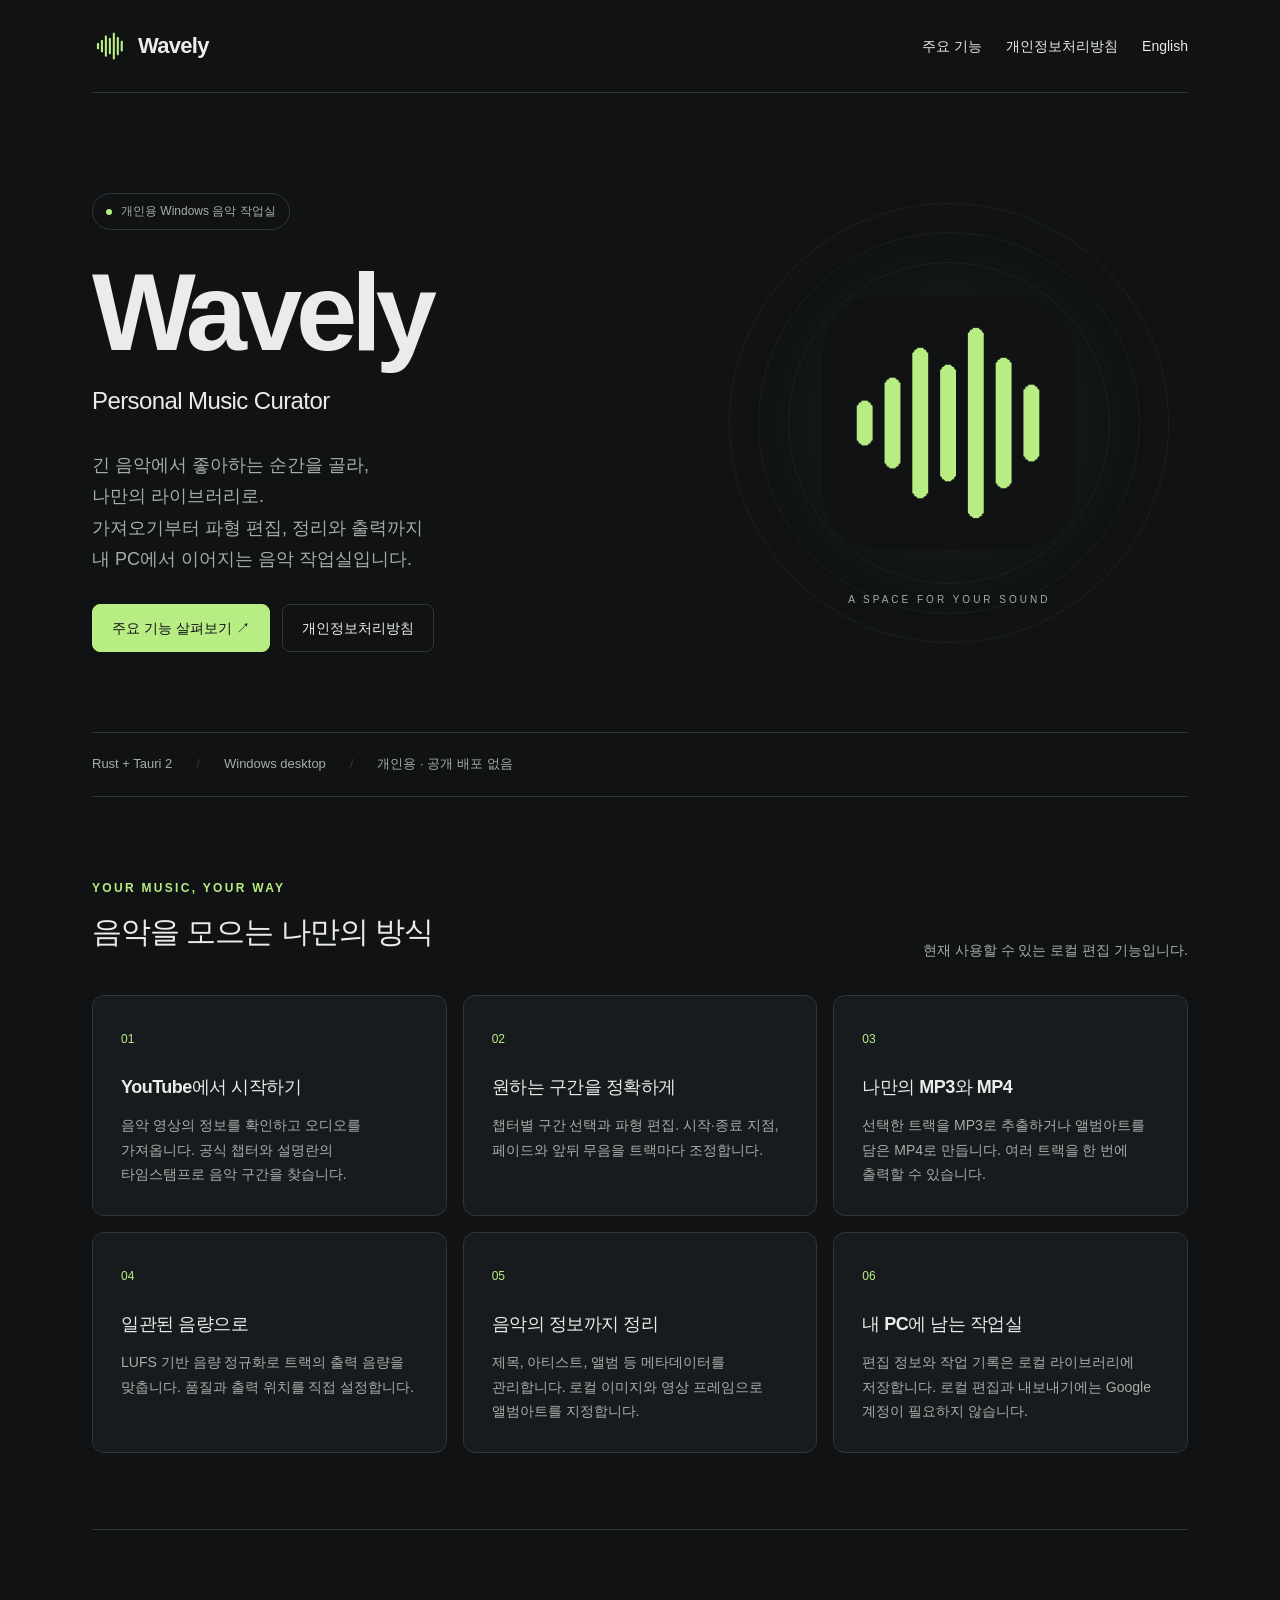
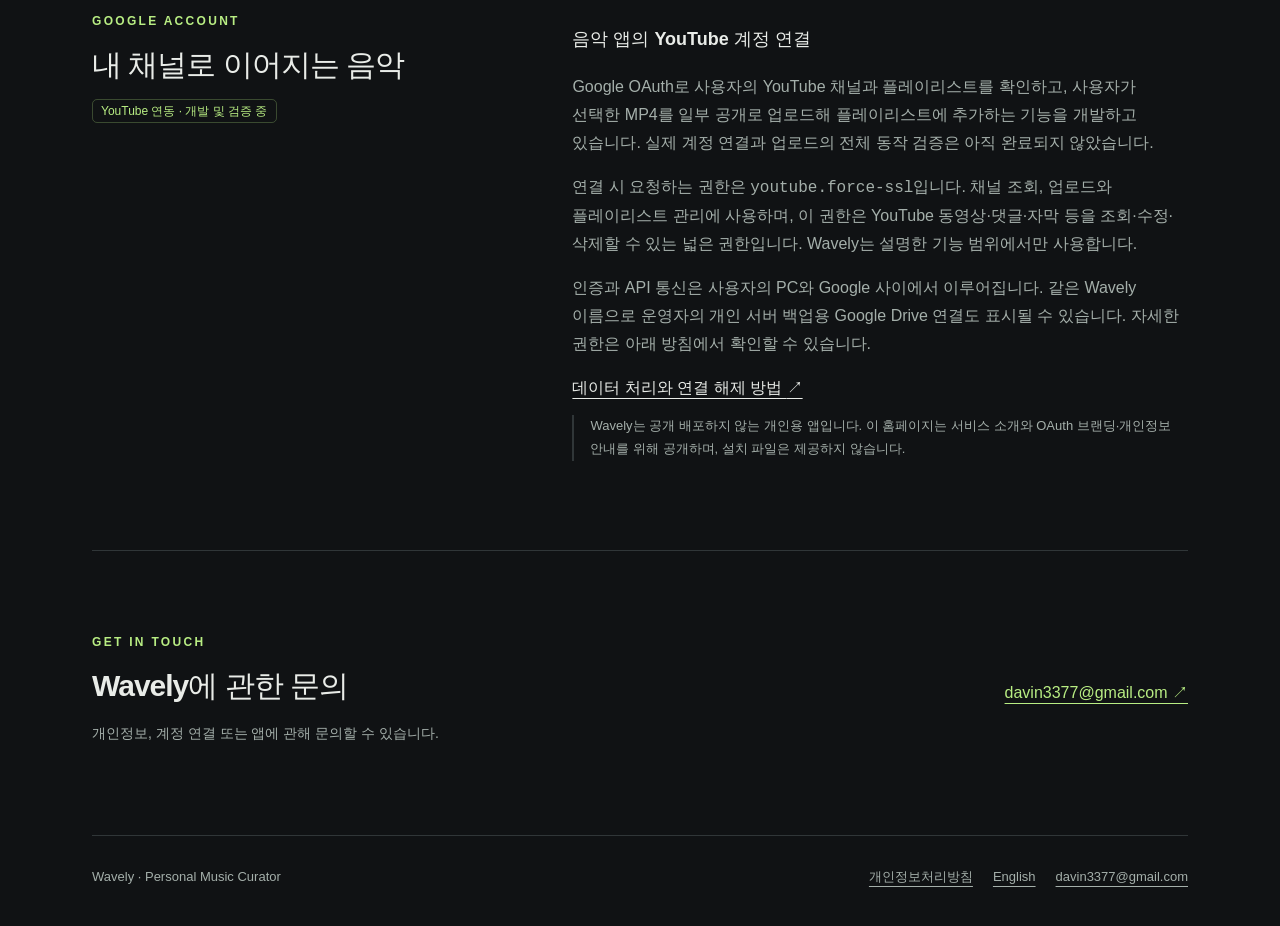
<file: index.html>
<!doctype html>
<html lang="ko"><head><meta charset="utf-8"><meta name="viewport" content="width=device-width,initial-scale=1">
<title>Personal Music Curator · Wavely</title><meta name="description" content="Wavely — Personal Music Curator. 개인용 Windows 음악 편집 앱의 공식 소개와 개인정보처리방침.">
<meta name="theme-color" content="#101214"><link rel="canonical" href="https://wavely.prandiel.dev/">
<link rel="icon" type="image/png" href="./icon.png"><link rel="stylesheet" href="./styles.css">
<meta property="og:title" content="Personal Music Curator · Wavely"><meta property="og:description" content="Personal Music Curator. A private Windows music editing application."><meta property="og:type" content="website"><meta property="og:url" content="https://wavely.prandiel.dev/"><meta property="og:image" content="https://wavely.prandiel.dev/icon.png">
</head><body><a class="skip" href="#main">본문으로 건너뛰기</a><div class="wrap">
<header class="header"><a class="brand" href="./" aria-label="Wavely 홈"><img src="./icon.png" width="36" height="36" alt="">Wavely</a>
<nav class="nav" aria-label="주요 메뉴"><a class="optional" href="./#features">주요 기능</a><a href="./privacy/">개인정보처리방침</a><a href="./en/privacy/" lang="en" hreflang="en">English</a></nav></header>
<main id="main"><section class="hero" aria-labelledby="title"><div><span class="pill"><span class="dot" aria-hidden="true"></span>개인용 Windows 음악 작업실</span><h1 id="title">Wavely</h1><p class="tagline">Personal Music Curator</p><p class="intro">긴 음악에서 좋아하는 순간을 골라,<br>나만의 라이브러리로.<br>가져오기부터 파형 편집, 정리와 출력까지<br>내 PC에서 이어지는 음악 작업실입니다.</p><div class="actions"><a class="button primary" href="#features">주요 기능 살펴보기 <span aria-hidden="true">↗</span></a><a class="button" href="privacy/">개인정보처리방침</a></div></div><div class="art"><img src="./icon.png" width="256" height="256" alt="Wavely 로고: 연두색 오디오 파형"><span class="art-label">A SPACE FOR YOUR SOUND</span></div></section>
<div class="strip"><span>Rust + Tauri 2</span><span>Windows desktop</span><span>개인용 · 공개 배포 없음</span></div>
<section class="section" id="features"><div class="section-head"><div><span class="eyebrow">Your music, your way</span><h2>음악을 모으는 나만의 방식</h2></div><p>현재 사용할 수 있는 로컬 편집 기능입니다.</p></div><div class="features"><article class="card"><span class="number">01</span><h3>YouTube에서 시작하기</h3><p>음악 영상의 정보를 확인하고 오디오를 가져옵니다. 공식 챕터와 설명란의 타임스탬프로 음악 구간을 찾습니다.</p></article><article class="card"><span class="number">02</span><h3>원하는 구간을 정확하게</h3><p>챕터별 구간 선택과 파형 편집. 시작·종료 지점, 페이드와 앞뒤 무음을 트랙마다 조정합니다.</p></article><article class="card"><span class="number">03</span><h3>나만의 MP3와 MP4</h3><p>선택한 트랙을 MP3로 추출하거나 앨범아트를 담은 MP4로 만듭니다. 여러 트랙을 한 번에 출력할 수 있습니다.</p></article><article class="card"><span class="number">04</span><h3>일관된 음량으로</h3><p>LUFS 기반 음량 정규화로 트랙의 출력 음량을 맞춥니다. 품질과 출력 위치를 직접 설정합니다.</p></article><article class="card"><span class="number">05</span><h3>음악의 정보까지 정리</h3><p>제목, 아티스트, 앨범 등 메타데이터를 관리합니다. 로컬 이미지와 영상 프레임으로 앨범아트를 지정합니다.</p></article><article class="card"><span class="number">06</span><h3>내 PC에 남는 작업실</h3><p>편집 정보와 작업 기록은 로컬 라이브러리에 저장합니다. 로컬 편집과 내보내기에는 Google 계정이 필요하지 않습니다.</p></article></div></section><section class="section account" id="google"><div><span class="eyebrow">Google account</span><h2>내 채널로 이어지는 음악</h2><span class="status">YouTube 연동 · 개발 및 검증 중</span></div><div><h3>음악 앱의 YouTube 계정 연결</h3><p>Google OAuth로 사용자의 YouTube 채널과 플레이리스트를 확인하고, 사용자가 선택한 MP4를 일부 공개로 업로드해 플레이리스트에 추가하는 기능을 개발하고 있습니다. 실제 계정 연결과 업로드의 전체 동작 검증은 아직 완료되지 않았습니다.</p><p>연결 시 요청하는 권한은 <code>youtube.force-ssl</code>입니다. 채널 조회, 업로드와 플레이리스트 관리에 사용하며, 이 권한은 YouTube 동영상·댓글·자막 등을 조회·수정·삭제할 수 있는 넓은 권한입니다. Wavely는 설명한 기능 범위에서만 사용합니다.</p><p>인증과 API 통신은 사용자의 PC와 Google 사이에서 이루어집니다. 같은 Wavely 이름으로 운영자의 개인 서버 백업용 Google Drive 연결도 표시될 수 있습니다. 자세한 권한은 아래 방침에서 확인할 수 있습니다.</p><a href="privacy/">데이터 처리와 연결 해제 방법 <span aria-hidden="true">↗</span></a><p class="note">Wavely는 공개 배포하지 않는 개인용 앱입니다. 이 홈페이지는 서비스 소개와 OAuth 브랜딩·개인정보 안내를 위해 공개하며, 설치 파일은 제공하지 않습니다.</p></div></section>
<section class="section contact"><div><span class="eyebrow">Get in touch</span><h2>Wavely에 관한 문의</h2><p>개인정보, 계정 연결 또는 앱에 관해 문의할 수 있습니다.</p></div><a href="mailto:davin3377@gmail.com">davin3377@gmail.com <span aria-hidden="true">↗</span></a></section></main>
<footer class="footer"><span>Wavely · Personal Music Curator</span><div class="footer-links"><a href="./privacy/">개인정보처리방침</a><a href="./en/privacy/">English</a><a href="mailto:davin3377@gmail.com">davin3377@gmail.com</a></div></footer>
</div></body></html>
</file>
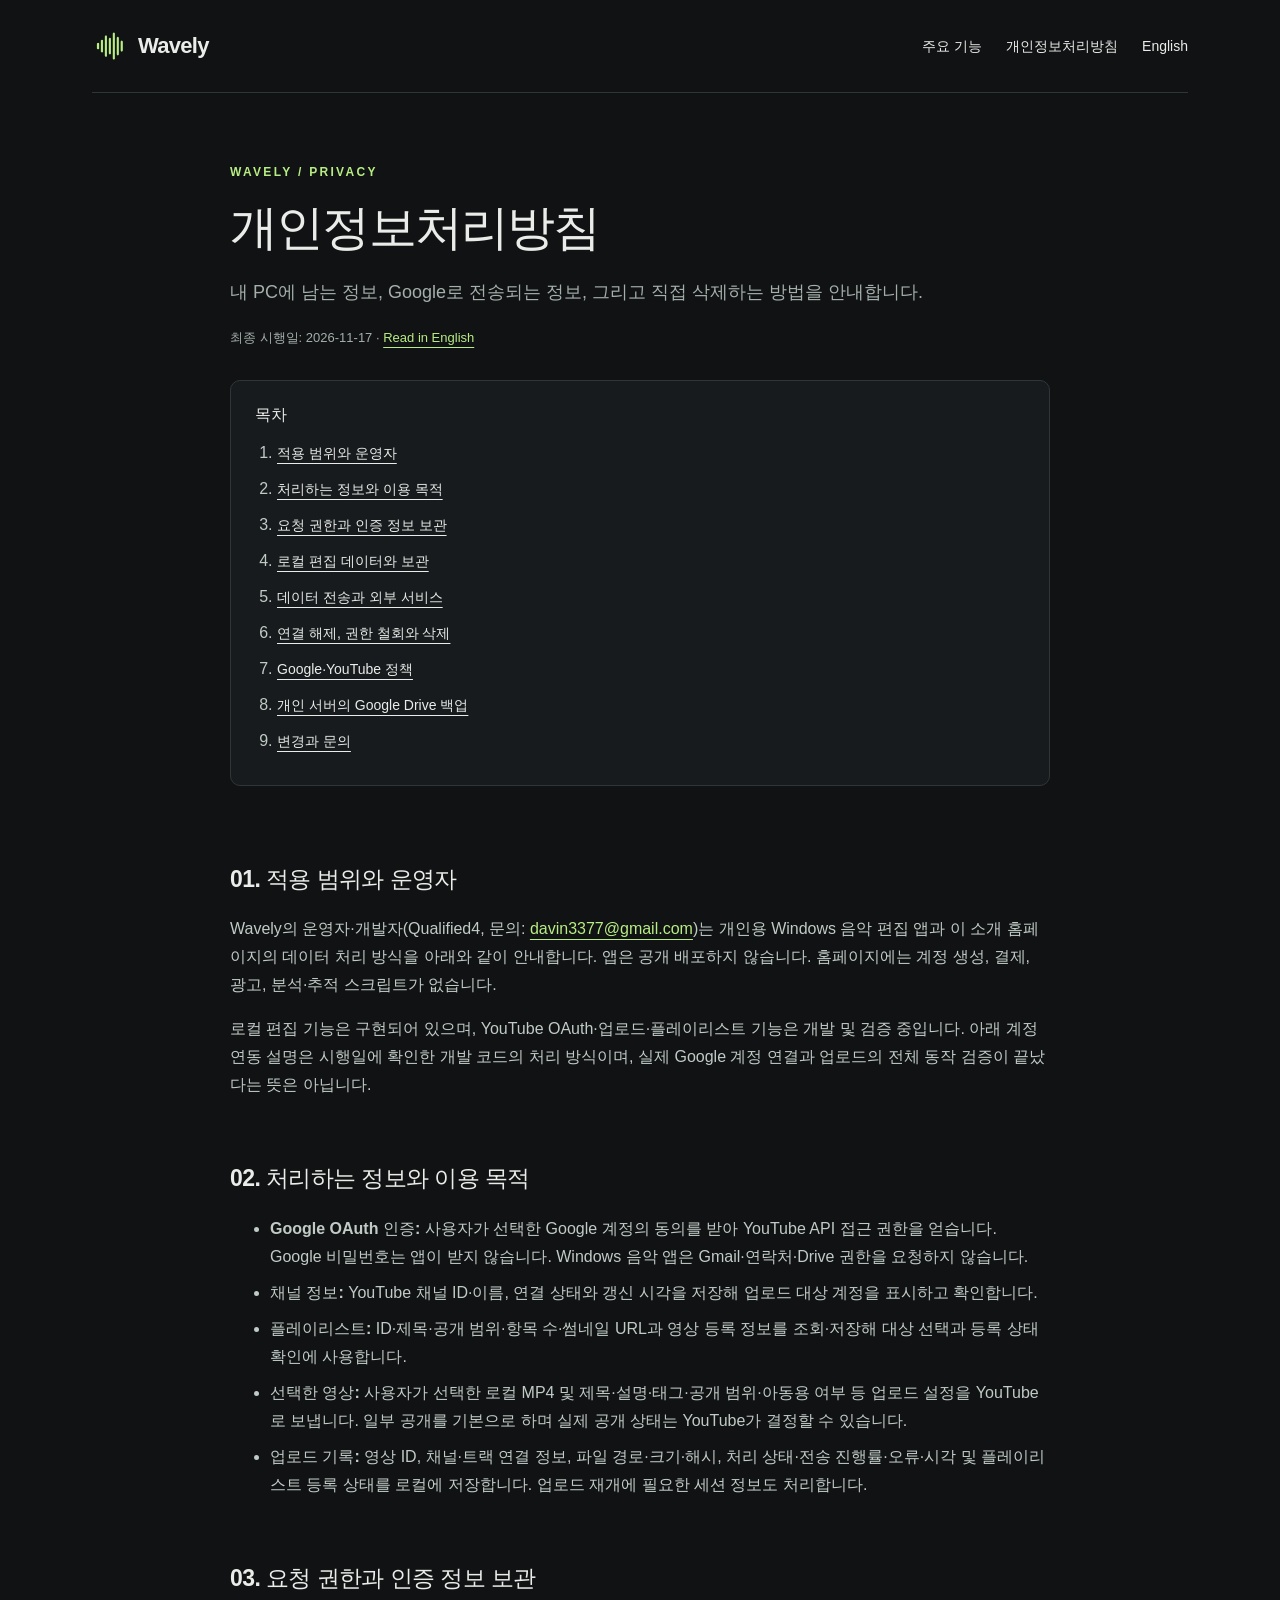
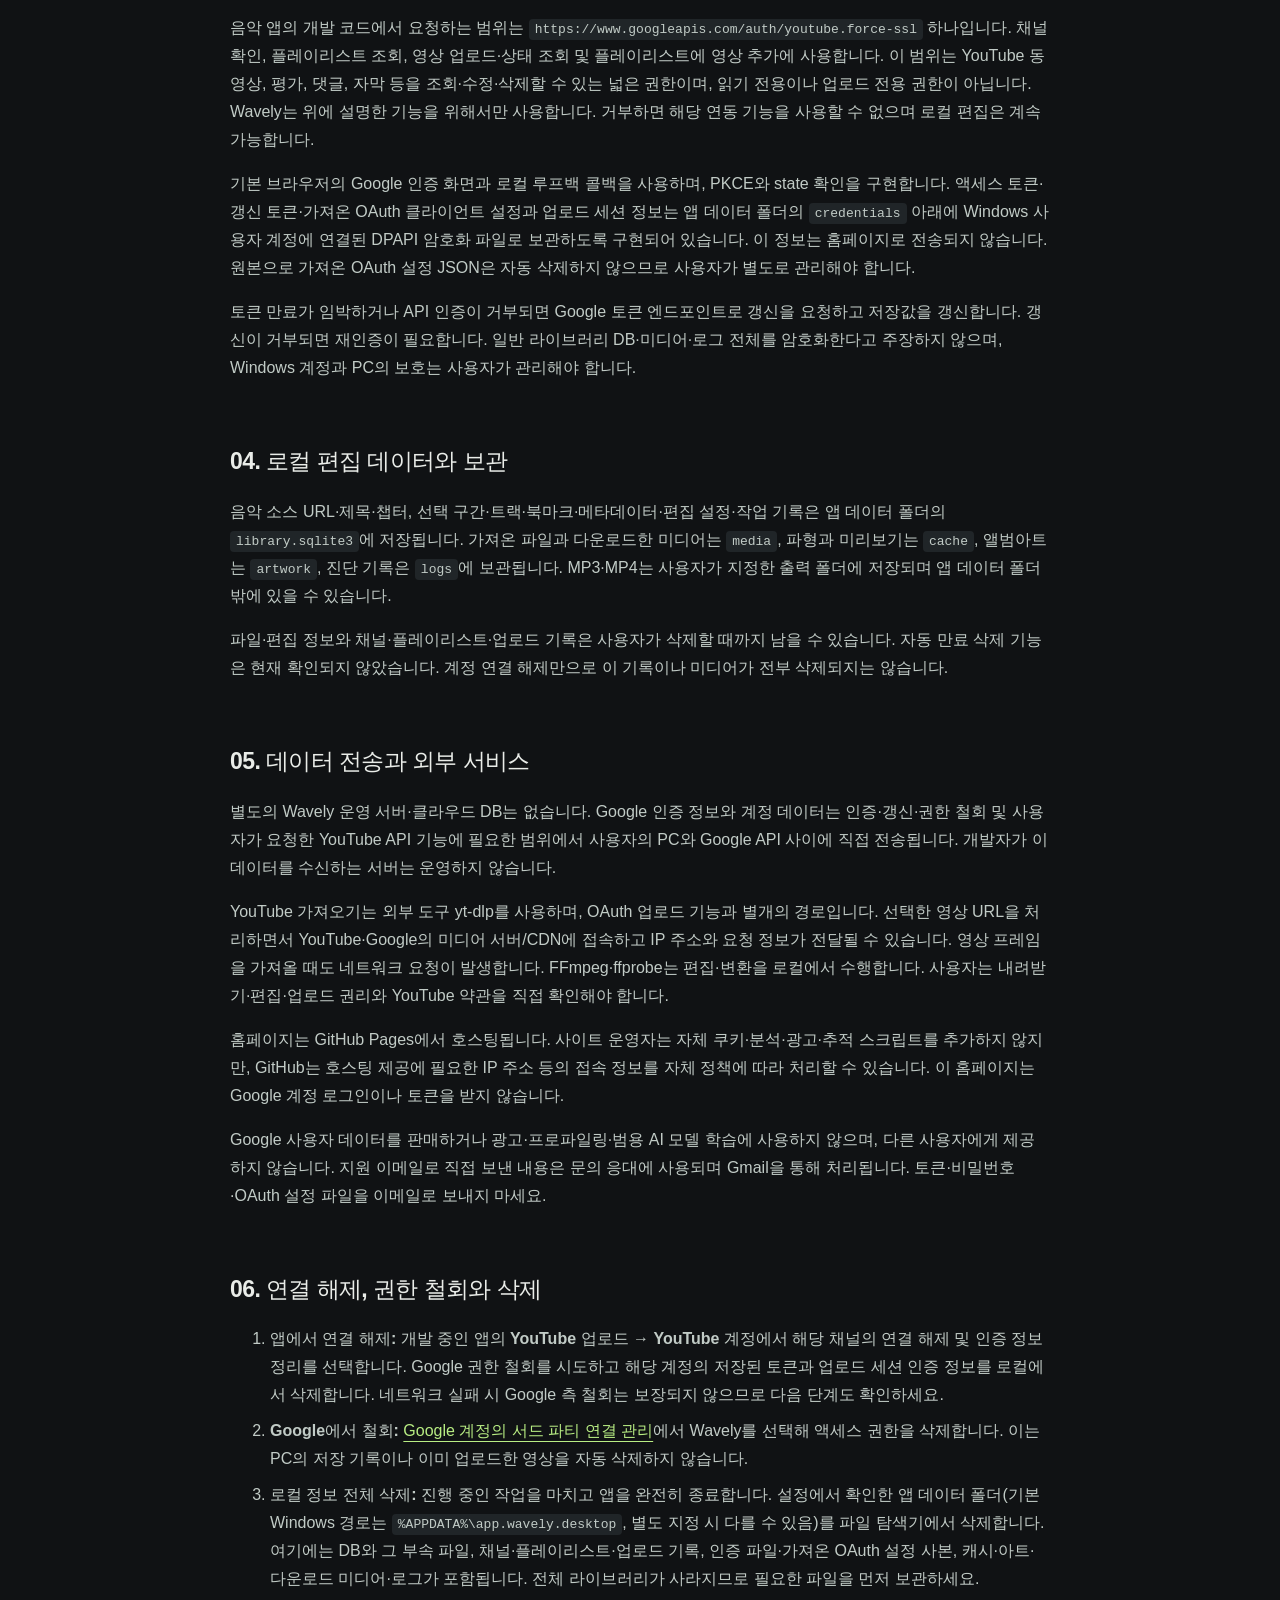
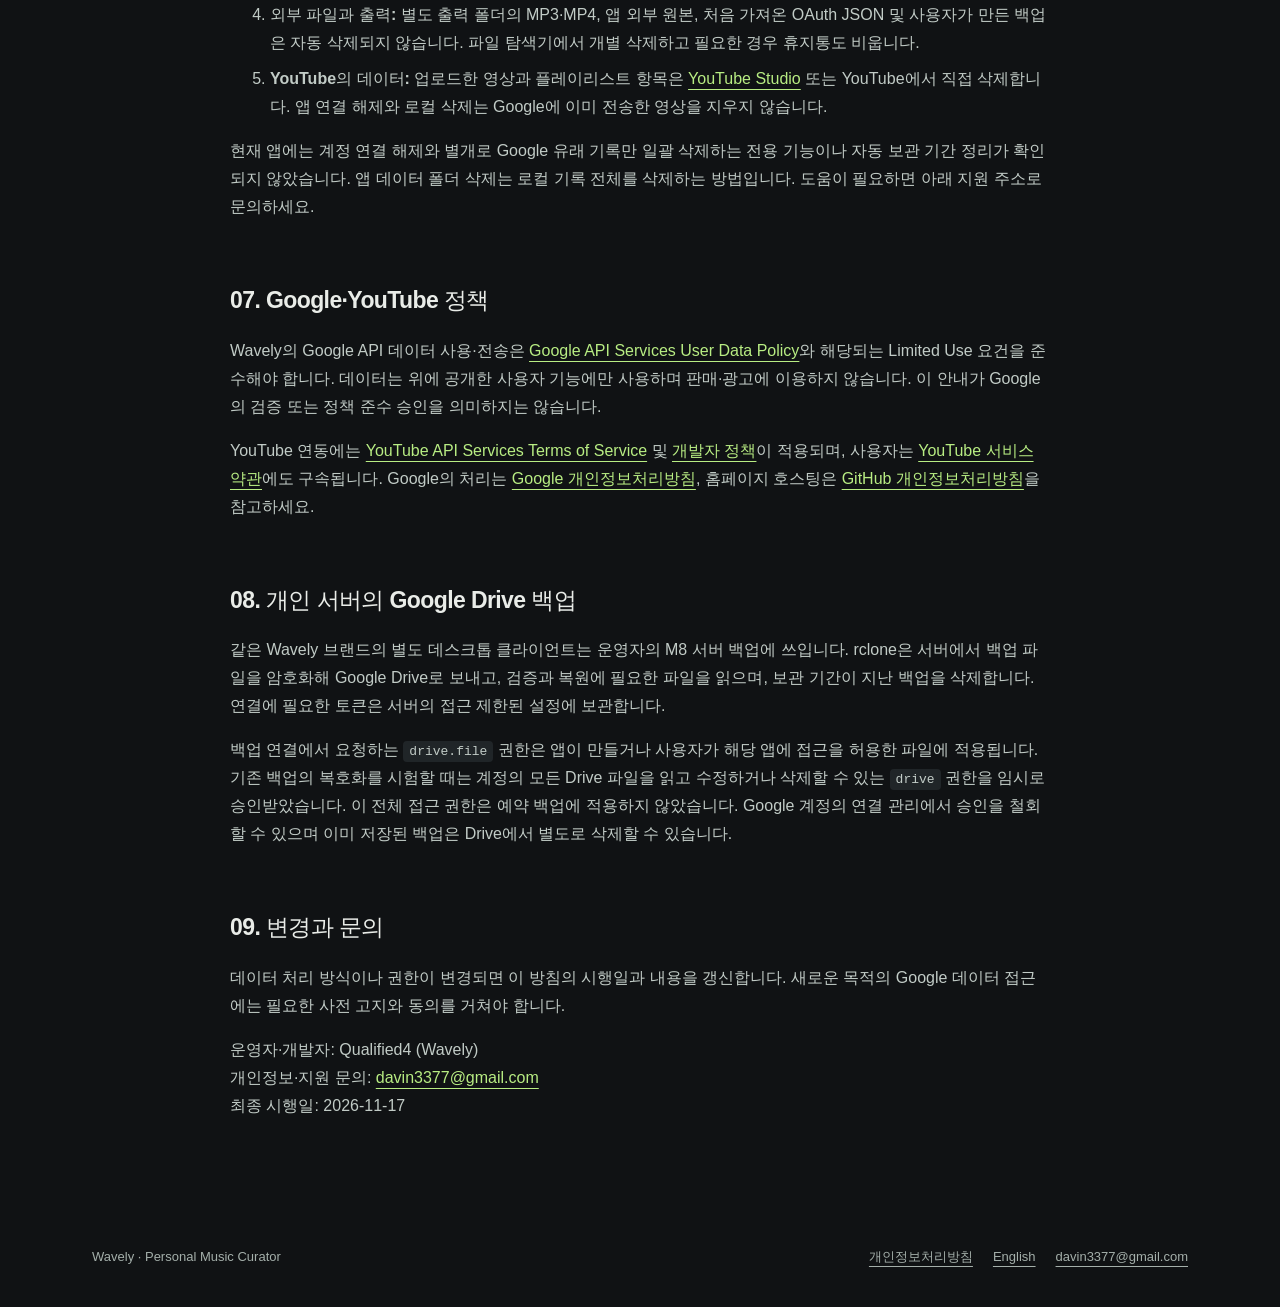
<file: privacy/index.html>
<!doctype html>
<html lang="ko"><head><meta charset="utf-8"><meta name="viewport" content="width=device-width,initial-scale=1">
<title>개인정보처리방침 · Wavely</title><meta name="description" content="Wavely — Personal Music Curator. 개인용 Windows 음악 편집 앱의 공식 소개와 개인정보처리방침.">
<meta name="theme-color" content="#101214"><link rel="canonical" href="https://wavely.prandiel.dev/privacy">
<link rel="icon" type="image/png" href="../icon.png"><link rel="stylesheet" href="../styles.css">
<meta property="og:title" content="개인정보처리방침 · Wavely"><meta property="og:description" content="Personal Music Curator. A private Windows music editing application."><meta property="og:type" content="website"><meta property="og:url" content="https://wavely.prandiel.dev/privacy"><meta property="og:image" content="https://wavely.prandiel.dev/icon.png">
</head><body><a class="skip" href="#main">본문으로 건너뛰기</a><div class="wrap">
<header class="header"><a class="brand" href="../" aria-label="Wavely 홈"><img src="../icon.png" width="36" height="36" alt="">Wavely</a>
<nav class="nav" aria-label="주요 메뉴"><a class="optional" href="../#features">주요 기능</a><a href="../privacy/">개인정보처리방침</a><a href="../en/privacy/" lang="en" hreflang="en">English</a></nav></header>
<main class="legal" id="main"><span class="eyebrow">Wavely / Privacy</span><h1>개인정보처리방침</h1><p class="lead">내 PC에 남는 정보, Google로 전송되는 정보, 그리고 직접 삭제하는 방법을 안내합니다.</p><p class="meta">최종 시행일: <time datetime="2026-11-17">2026-11-17</time> · <a href="../en/privacy/" lang="en">Read in English</a></p><nav class="contents" aria-label="목차"><strong>목차</strong><ol><li><a href="#section-1">적용 범위와 운영자</a></li><li><a href="#section-2">처리하는 정보와 이용 목적</a></li><li><a href="#section-3">요청 권한과 인증 정보 보관</a></li><li><a href="#section-4">로컬 편집 데이터와 보관</a></li><li><a href="#section-5">데이터 전송과 외부 서비스</a></li><li><a href="#section-6">연결 해제, 권한 철회와 삭제</a></li><li><a href="#section-7">Google·YouTube 정책</a></li><li><a href="#section-8">개인 서버의 Google Drive 백업</a></li><li><a href="#section-9">변경과 문의</a></li></ol></nav><section id="section-1"><h2>01. 적용 범위와 운영자</h2><p>Wavely의 운영자·개발자(Qualified4, 문의: <a href="mailto:davin3377@gmail.com">davin3377@gmail.com</a>)는 개인용 Windows 음악 편집 앱과 이 소개 홈페이지의 데이터 처리 방식을 아래와 같이 안내합니다. 앱은 공개 배포하지 않습니다. 홈페이지에는 계정 생성, 결제, 광고, 분석·추적 스크립트가 없습니다.</p><p>로컬 편집 기능은 구현되어 있으며, YouTube OAuth·업로드·플레이리스트 기능은 개발 및 검증 중입니다. 아래 계정 연동 설명은 시행일에 확인한 개발 코드의 처리 방식이며, 실제 Google 계정 연결과 업로드의 전체 동작 검증이 끝났다는 뜻은 아닙니다.</p></section><section id="section-2"><h2>02. 처리하는 정보와 이용 목적</h2><ul><li><strong>Google OAuth 인증:</strong> 사용자가 선택한 Google 계정의 동의를 받아 YouTube API 접근 권한을 얻습니다. Google 비밀번호는 앱이 받지 않습니다. Windows 음악 앱은 Gmail·연락처·Drive 권한을 요청하지 않습니다.</li><li><strong>채널 정보:</strong> YouTube 채널 ID·이름, 연결 상태와 갱신 시각을 저장해 업로드 대상 계정을 표시하고 확인합니다.</li><li><strong>플레이리스트:</strong> ID·제목·공개 범위·항목 수·썸네일 URL과 영상 등록 정보를 조회·저장해 대상 선택과 등록 상태 확인에 사용합니다.</li><li><strong>선택한 영상:</strong> 사용자가 선택한 로컬 MP4 및 제목·설명·태그·공개 범위·아동용 여부 등 업로드 설정을 YouTube로 보냅니다. 일부 공개를 기본으로 하며 실제 공개 상태는 YouTube가 결정할 수 있습니다.</li><li><strong>업로드 기록:</strong> 영상 ID, 채널·트랙 연결 정보, 파일 경로·크기·해시, 처리 상태·전송 진행률·오류·시각 및 플레이리스트 등록 상태를 로컬에 저장합니다. 업로드 재개에 필요한 세션 정보도 처리합니다.</li></ul></section><section id="section-3"><h2>03. 요청 권한과 인증 정보 보관</h2><p>음악 앱의 개발 코드에서 요청하는 범위는 <code>https://www.googleapis.com/auth/youtube.force-ssl</code> 하나입니다. 채널 확인, 플레이리스트 조회, 영상 업로드·상태 조회 및 플레이리스트에 영상 추가에 사용합니다. 이 범위는 YouTube 동영상, 평가, 댓글, 자막 등을 조회·수정·삭제할 수 있는 넓은 권한이며, 읽기 전용이나 업로드 전용 권한이 아닙니다. Wavely는 위에 설명한 기능을 위해서만 사용합니다. 거부하면 해당 연동 기능을 사용할 수 없으며 로컬 편집은 계속 가능합니다.</p><p>기본 브라우저의 Google 인증 화면과 로컬 루프백 콜백을 사용하며, PKCE와 state 확인을 구현합니다. 액세스 토큰·갱신 토큰·가져온 OAuth 클라이언트 설정과 업로드 세션 정보는 앱 데이터 폴더의 <code>credentials</code> 아래에 Windows 사용자 계정에 연결된 DPAPI 암호화 파일로 보관하도록 구현되어 있습니다. 이 정보는 홈페이지로 전송되지 않습니다. 원본으로 가져온 OAuth 설정 JSON은 자동 삭제하지 않으므로 사용자가 별도로 관리해야 합니다.</p><p>토큰 만료가 임박하거나 API 인증이 거부되면 Google 토큰 엔드포인트로 갱신을 요청하고 저장값을 갱신합니다. 갱신이 거부되면 재인증이 필요합니다. 일반 라이브러리 DB·미디어·로그 전체를 암호화한다고 주장하지 않으며, Windows 계정과 PC의 보호는 사용자가 관리해야 합니다.</p></section><section id="section-4"><h2>04. 로컬 편집 데이터와 보관</h2><p>음악 소스 URL·제목·챕터, 선택 구간·트랙·북마크·메타데이터·편집 설정·작업 기록은 앱 데이터 폴더의 <code>library.sqlite3</code>에 저장됩니다. 가져온 파일과 다운로드한 미디어는 <code>media</code>, 파형과 미리보기는 <code>cache</code>, 앨범아트는 <code>artwork</code>, 진단 기록은 <code>logs</code>에 보관됩니다. MP3·MP4는 사용자가 지정한 출력 폴더에 저장되며 앱 데이터 폴더 밖에 있을 수 있습니다.</p><p>파일·편집 정보와 채널·플레이리스트·업로드 기록은 사용자가 삭제할 때까지 남을 수 있습니다. 자동 만료 삭제 기능은 현재 확인되지 않았습니다. 계정 연결 해제만으로 이 기록이나 미디어가 전부 삭제되지는 않습니다.</p></section><section id="section-5"><h2>05. 데이터 전송과 외부 서비스</h2><p>별도의 Wavely 운영 서버·클라우드 DB는 없습니다. Google 인증 정보와 계정 데이터는 인증·갱신·권한 철회 및 사용자가 요청한 YouTube API 기능에 필요한 범위에서 사용자의 PC와 Google API 사이에 직접 전송됩니다. 개발자가 이 데이터를 수신하는 서버는 운영하지 않습니다.</p><p>YouTube 가져오기는 외부 도구 yt-dlp를 사용하며, OAuth 업로드 기능과 별개의 경로입니다. 선택한 영상 URL을 처리하면서 YouTube·Google의 미디어 서버/CDN에 접속하고 IP 주소와 요청 정보가 전달될 수 있습니다. 영상 프레임을 가져올 때도 네트워크 요청이 발생합니다. FFmpeg·ffprobe는 편집·변환을 로컬에서 수행합니다. 사용자는 내려받기·편집·업로드 권리와 YouTube 약관을 직접 확인해야 합니다.</p><p>홈페이지는 GitHub Pages에서 호스팅됩니다. 사이트 운영자는 자체 쿠키·분석·광고·추적 스크립트를 추가하지 않지만, GitHub는 호스팅 제공에 필요한 IP 주소 등의 접속 정보를 자체 정책에 따라 처리할 수 있습니다. 이 홈페이지는 Google 계정 로그인이나 토큰을 받지 않습니다.</p><p>Google 사용자 데이터를 판매하거나 광고·프로파일링·범용 AI 모델 학습에 사용하지 않으며, 다른 사용자에게 제공하지 않습니다. 지원 이메일로 직접 보낸 내용은 문의 응대에 사용되며 Gmail을 통해 처리됩니다. 토큰·비밀번호·OAuth 설정 파일을 이메일로 보내지 마세요.</p></section><section id="section-6"><h2>06. 연결 해제, 권한 철회와 삭제</h2><ol><li><strong>앱에서 연결 해제:</strong> 개발 중인 앱의 <strong>YouTube 업로드 → YouTube 계정</strong>에서 해당 채널의 <strong>연결 해제 및 인증 정보 정리</strong>를 선택합니다. Google 권한 철회를 시도하고 해당 계정의 저장된 토큰과 업로드 세션 인증 정보를 로컬에서 삭제합니다. 네트워크 실패 시 Google 측 철회는 보장되지 않으므로 다음 단계도 확인하세요.</li><li><strong>Google에서 철회:</strong> <a href="https://myaccount.google.com/connections">Google 계정의 서드 파티 연결 관리</a>에서 Wavely를 선택해 액세스 권한을 삭제합니다. 이는 PC의 저장 기록이나 이미 업로드한 영상을 자동 삭제하지 않습니다.</li><li><strong>로컬 정보 전체 삭제:</strong> 진행 중인 작업을 마치고 앱을 완전히 종료합니다. 설정에서 확인한 앱 데이터 폴더(기본 Windows 경로는 <code>%APPDATA%\app.wavely.desktop</code>, 별도 지정 시 다를 수 있음)를 파일 탐색기에서 삭제합니다. 여기에는 DB와 그 부속 파일, 채널·플레이리스트·업로드 기록, 인증 파일·가져온 OAuth 설정 사본, 캐시·아트·다운로드 미디어·로그가 포함됩니다. 전체 라이브러리가 사라지므로 필요한 파일을 먼저 보관하세요.</li><li><strong>외부 파일과 출력:</strong> 별도 출력 폴더의 MP3·MP4, 앱 외부 원본, 처음 가져온 OAuth JSON 및 사용자가 만든 백업은 자동 삭제되지 않습니다. 파일 탐색기에서 개별 삭제하고 필요한 경우 휴지통도 비웁니다.</li><li><strong>YouTube의 데이터:</strong> 업로드한 영상과 플레이리스트 항목은 <a href="https://studio.youtube.com/">YouTube Studio</a> 또는 YouTube에서 직접 삭제합니다. 앱 연결 해제와 로컬 삭제는 Google에 이미 전송한 영상을 지우지 않습니다.</li></ol><p>현재 앱에는 계정 연결 해제와 별개로 Google 유래 기록만 일괄 삭제하는 전용 기능이나 자동 보관 기간 정리가 확인되지 않았습니다. 앱 데이터 폴더 삭제는 로컬 기록 전체를 삭제하는 방법입니다. 도움이 필요하면 아래 지원 주소로 문의하세요.</p></section><section id="section-7"><h2>07. Google·YouTube 정책</h2><p>Wavely의 Google API 데이터 사용·전송은 <a href="https://developers.google.com/terms/api-services-user-data-policy">Google API Services User Data Policy</a>와 해당되는 Limited Use 요건을 준수해야 합니다. 데이터는 위에 공개한 사용자 기능에만 사용하며 판매·광고에 이용하지 않습니다. 이 안내가 Google의 검증 또는 정책 준수 승인을 의미하지는 않습니다.</p><p>YouTube 연동에는 <a href="https://developers.google.com/youtube/terms/api-services-terms-of-service">YouTube API Services Terms of Service</a> 및 <a href="https://developers.google.com/youtube/terms/developer-policies">개발자 정책</a>이 적용되며, 사용자는 <a href="https://www.youtube.com/t/terms">YouTube 서비스 약관</a>에도 구속됩니다. Google의 처리는 <a href="https://policies.google.com/privacy">Google 개인정보처리방침</a>, 홈페이지 호스팅은 <a href="https://docs.github.com/en/site-policy/privacy-policies/github-general-privacy-statement">GitHub 개인정보처리방침</a>을 참고하세요.</p></section><section id="section-8"><h2>08. 개인 서버의 Google Drive 백업</h2><p>같은 Wavely 브랜드의 별도 데스크톱 클라이언트는 운영자의 M8 서버 백업에 쓰입니다. rclone은 서버에서 백업 파일을 암호화해 Google Drive로 보내고, 검증과 복원에 필요한 파일을 읽으며, 보관 기간이 지난 백업을 삭제합니다. 연결에 필요한 토큰은 서버의 접근 제한된 설정에 보관합니다.</p><p>백업 연결에서 요청하는 <code>drive.file</code> 권한은 앱이 만들거나 사용자가 해당 앱에 접근을 허용한 파일에 적용됩니다. 기존 백업의 복호화를 시험할 때는 계정의 모든 Drive 파일을 읽고 수정하거나 삭제할 수 있는 <code>drive</code> 권한을 임시로 승인받았습니다. 이 전체 접근 권한은 예약 백업에 적용하지 않았습니다. Google 계정의 연결 관리에서 승인을 철회할 수 있으며 이미 저장된 백업은 Drive에서 별도로 삭제할 수 있습니다.</p></section><section id="section-9"><h2>09. 변경과 문의</h2><p>데이터 처리 방식이나 권한이 변경되면 이 방침의 시행일과 내용을 갱신합니다. 새로운 목적의 Google 데이터 접근에는 필요한 사전 고지와 동의를 거쳐야 합니다.</p><p>운영자·개발자: Qualified4 (Wavely)<br>개인정보·지원 문의: <a href="mailto:davin3377@gmail.com">davin3377@gmail.com</a><br>최종 시행일: <time datetime="2026-11-17">2026-11-17</time></p></section></main>
<footer class="footer"><span>Wavely · Personal Music Curator</span><div class="footer-links"><a href="../privacy/">개인정보처리방침</a><a href="../en/privacy/">English</a><a href="mailto:davin3377@gmail.com">davin3377@gmail.com</a></div></footer>
</div></body></html>
</file>
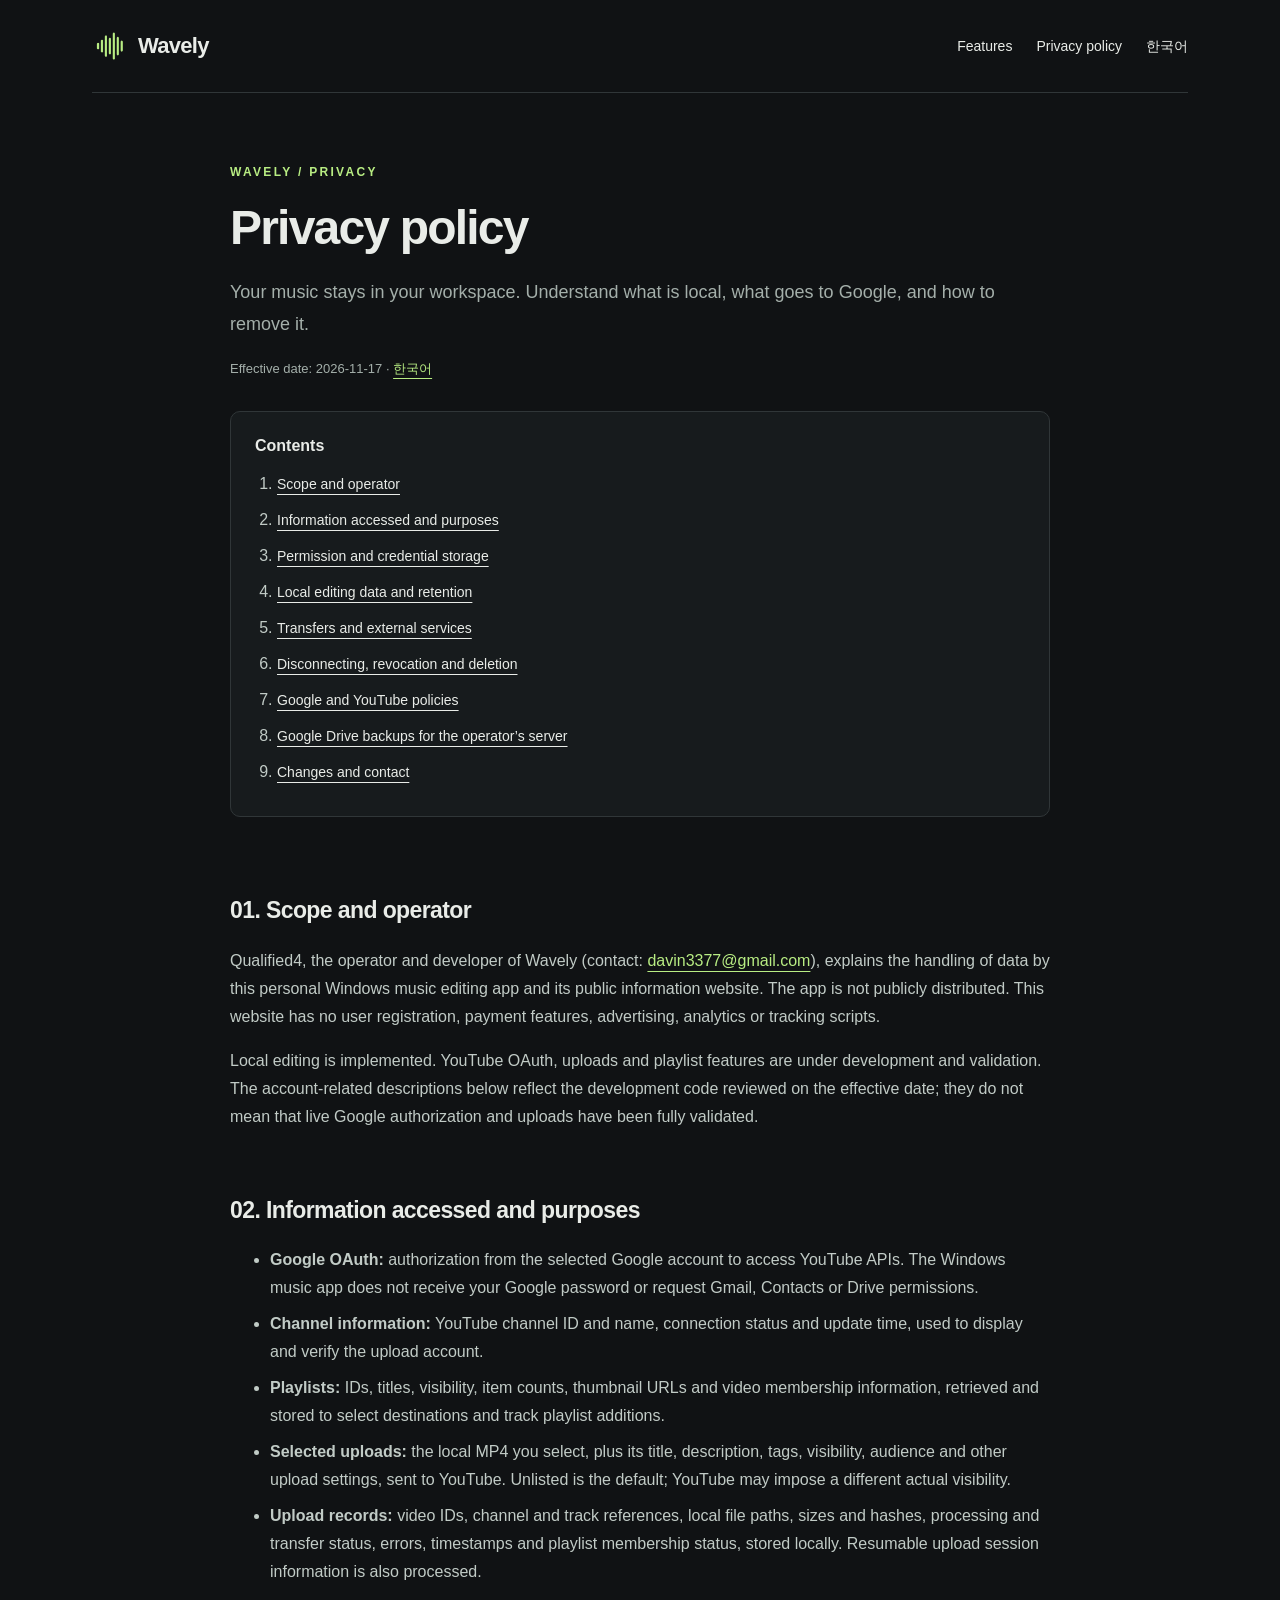
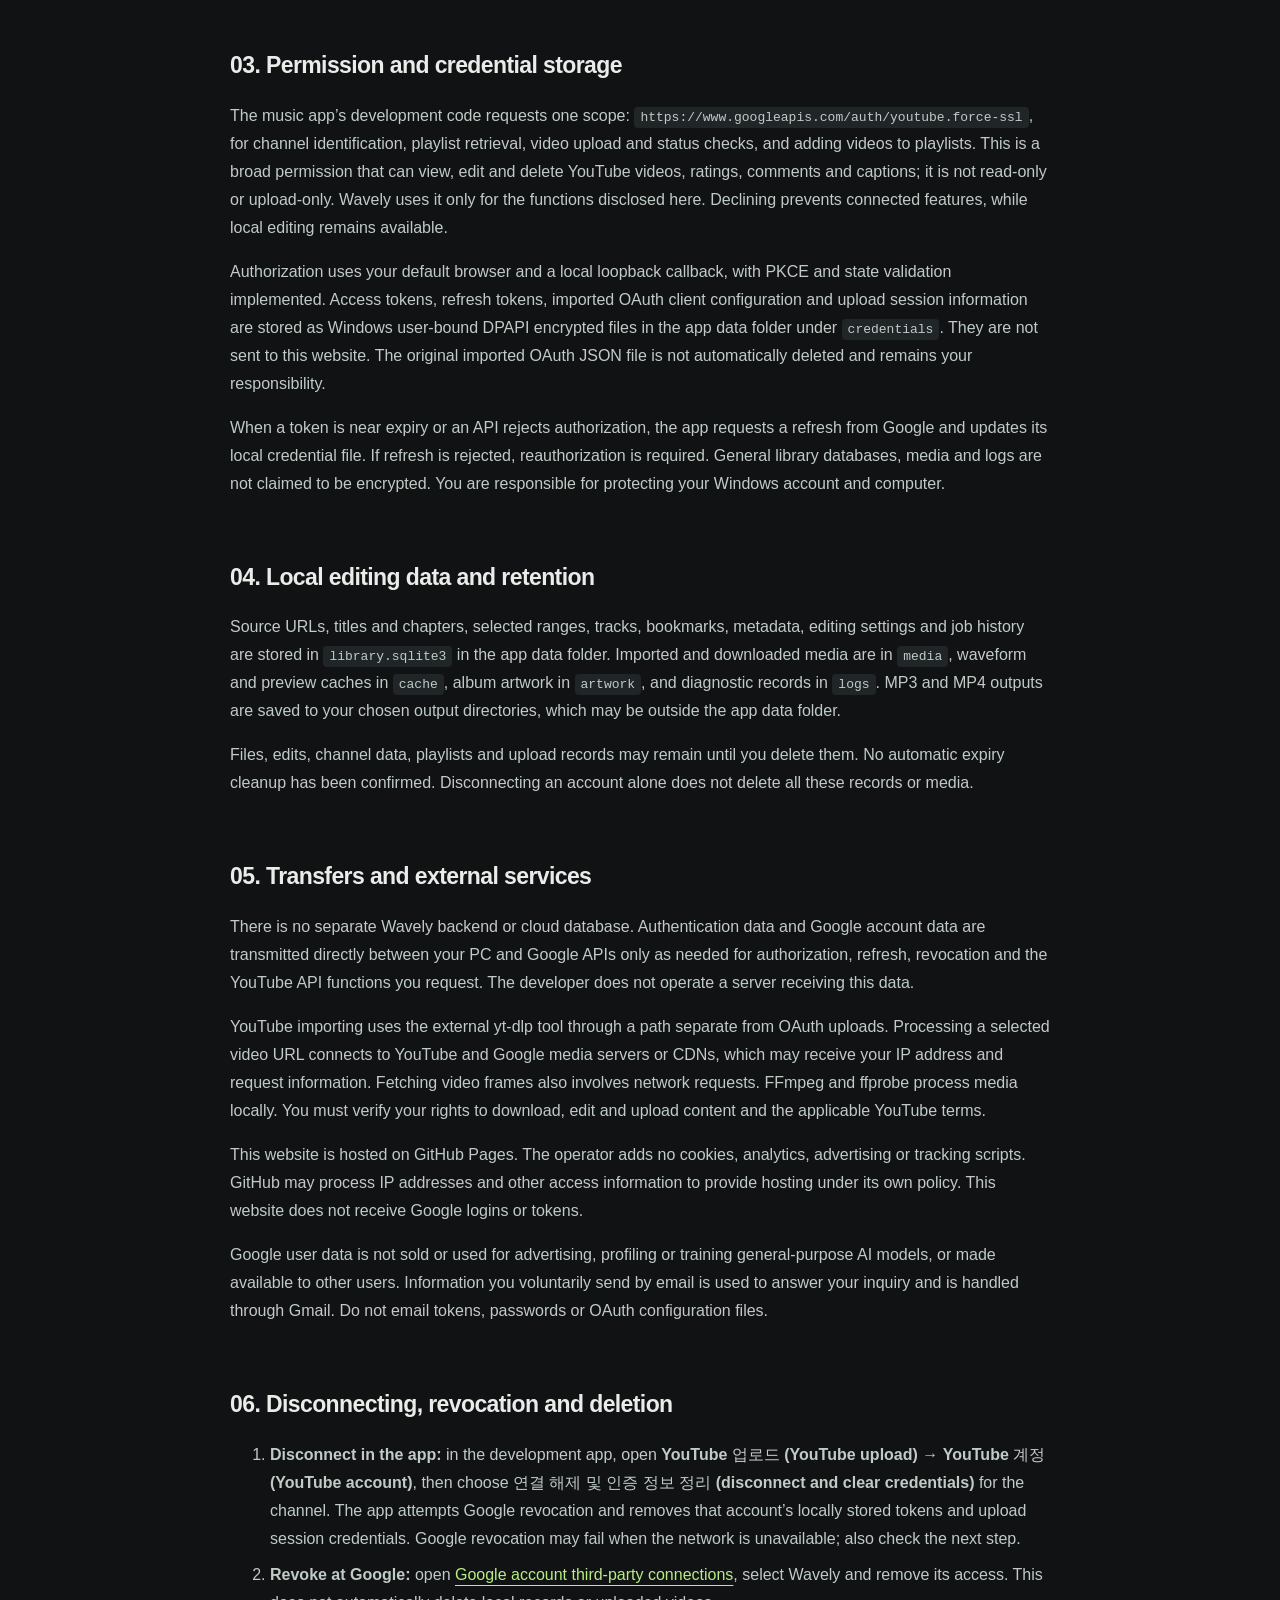
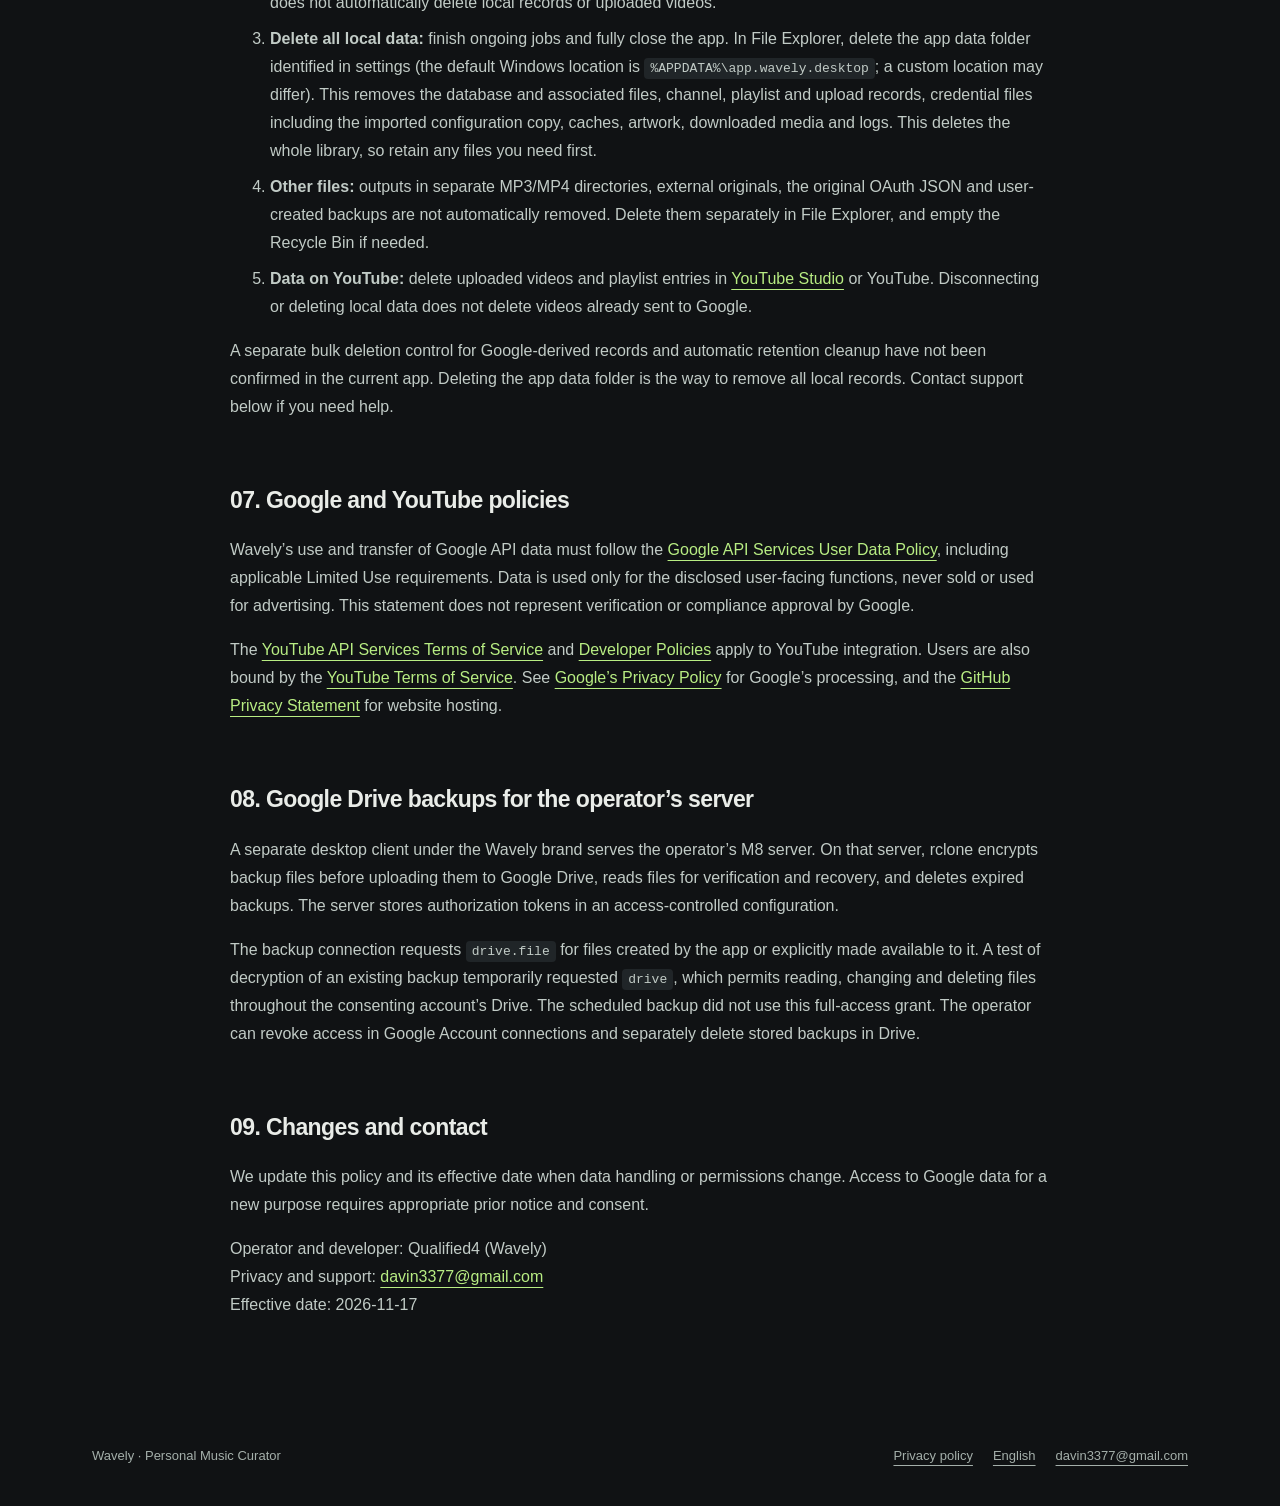
<file: en/privacy/index.html>
<!doctype html>
<html lang="en"><head><meta charset="utf-8"><meta name="viewport" content="width=device-width,initial-scale=1">
<title>Privacy policy · Wavely</title><meta name="description" content="Wavely — Personal Music Curator. 개인용 Windows 음악 편집 앱의 공식 소개와 개인정보처리방침.">
<meta name="theme-color" content="#101214"><link rel="canonical" href="https://wavely.prandiel.dev/en/privacy">
<link rel="icon" type="image/png" href="../../icon.png"><link rel="stylesheet" href="../../styles.css">
<meta property="og:title" content="Privacy policy · Wavely"><meta property="og:description" content="Personal Music Curator. A private Windows music editing application."><meta property="og:type" content="website"><meta property="og:url" content="https://wavely.prandiel.dev/en/privacy"><meta property="og:image" content="https://wavely.prandiel.dev/icon.png">
</head><body><a class="skip" href="#main">Skip to content</a><div class="wrap">
<header class="header"><a class="brand" href="../../" aria-label="Wavely home"><img src="../../icon.png" width="36" height="36" alt="">Wavely</a>
<nav class="nav" aria-label="Main navigation"><a class="optional" href="../../#features">Features</a><a href="../../privacy/">Privacy policy</a><a href="../../privacy/" lang="ko" hreflang="ko">한국어</a></nav></header>
<main class="legal" id="main"><span class="eyebrow">Wavely / Privacy</span><h1>Privacy policy</h1><p class="lead">Your music stays in your workspace. Understand what is local, what goes to Google, and how to remove it.</p><p class="meta">Effective date: <time datetime="2026-11-17">2026-11-17</time> · <a href="../../privacy/" lang="ko">한국어</a></p><nav class="contents" aria-label="Contents"><strong>Contents</strong><ol><li><a href="#section-1">Scope and operator</a></li><li><a href="#section-2">Information accessed and purposes</a></li><li><a href="#section-3">Permission and credential storage</a></li><li><a href="#section-4">Local editing data and retention</a></li><li><a href="#section-5">Transfers and external services</a></li><li><a href="#section-6">Disconnecting, revocation and deletion</a></li><li><a href="#section-7">Google and YouTube policies</a></li><li><a href="#section-8">Google Drive backups for the operator’s server</a></li><li><a href="#section-9">Changes and contact</a></li></ol></nav><section id="section-1"><h2>01. Scope and operator</h2><p>Qualified4, the operator and developer of Wavely (contact: <a href="mailto:davin3377@gmail.com">davin3377@gmail.com</a>), explains the handling of data by this personal Windows music editing app and its public information website. The app is not publicly distributed. This website has no user registration, payment features, advertising, analytics or tracking scripts.</p><p>Local editing is implemented. YouTube OAuth, uploads and playlist features are under development and validation. The account-related descriptions below reflect the development code reviewed on the effective date; they do not mean that live Google authorization and uploads have been fully validated.</p></section><section id="section-2"><h2>02. Information accessed and purposes</h2><ul><li><strong>Google OAuth:</strong> authorization from the selected Google account to access YouTube APIs. The Windows music app does not receive your Google password or request Gmail, Contacts or Drive permissions.</li><li><strong>Channel information:</strong> YouTube channel ID and name, connection status and update time, used to display and verify the upload account.</li><li><strong>Playlists:</strong> IDs, titles, visibility, item counts, thumbnail URLs and video membership information, retrieved and stored to select destinations and track playlist additions.</li><li><strong>Selected uploads:</strong> the local MP4 you select, plus its title, description, tags, visibility, audience and other upload settings, sent to YouTube. Unlisted is the default; YouTube may impose a different actual visibility.</li><li><strong>Upload records:</strong> video IDs, channel and track references, local file paths, sizes and hashes, processing and transfer status, errors, timestamps and playlist membership status, stored locally. Resumable upload session information is also processed.</li></ul></section><section id="section-3"><h2>03. Permission and credential storage</h2><p>The music app’s development code requests one scope: <code>https://www.googleapis.com/auth/youtube.force-ssl</code>, for channel identification, playlist retrieval, video upload and status checks, and adding videos to playlists. This is a broad permission that can view, edit and delete YouTube videos, ratings, comments and captions; it is not read-only or upload-only. Wavely uses it only for the functions disclosed here. Declining prevents connected features, while local editing remains available.</p><p>Authorization uses your default browser and a local loopback callback, with PKCE and state validation implemented. Access tokens, refresh tokens, imported OAuth client configuration and upload session information are stored as Windows user-bound DPAPI encrypted files in the app data folder under <code>credentials</code>. They are not sent to this website. The original imported OAuth JSON file is not automatically deleted and remains your responsibility.</p><p>When a token is near expiry or an API rejects authorization, the app requests a refresh from Google and updates its local credential file. If refresh is rejected, reauthorization is required. General library databases, media and logs are not claimed to be encrypted. You are responsible for protecting your Windows account and computer.</p></section><section id="section-4"><h2>04. Local editing data and retention</h2><p>Source URLs, titles and chapters, selected ranges, tracks, bookmarks, metadata, editing settings and job history are stored in <code>library.sqlite3</code> in the app data folder. Imported and downloaded media are in <code>media</code>, waveform and preview caches in <code>cache</code>, album artwork in <code>artwork</code>, and diagnostic records in <code>logs</code>. MP3 and MP4 outputs are saved to your chosen output directories, which may be outside the app data folder.</p><p>Files, edits, channel data, playlists and upload records may remain until you delete them. No automatic expiry cleanup has been confirmed. Disconnecting an account alone does not delete all these records or media.</p></section><section id="section-5"><h2>05. Transfers and external services</h2><p>There is no separate Wavely backend or cloud database. Authentication data and Google account data are transmitted directly between your PC and Google APIs only as needed for authorization, refresh, revocation and the YouTube API functions you request. The developer does not operate a server receiving this data.</p><p>YouTube importing uses the external yt-dlp tool through a path separate from OAuth uploads. Processing a selected video URL connects to YouTube and Google media servers or CDNs, which may receive your IP address and request information. Fetching video frames also involves network requests. FFmpeg and ffprobe process media locally. You must verify your rights to download, edit and upload content and the applicable YouTube terms.</p><p>This website is hosted on GitHub Pages. The operator adds no cookies, analytics, advertising or tracking scripts. GitHub may process IP addresses and other access information to provide hosting under its own policy. This website does not receive Google logins or tokens.</p><p>Google user data is not sold or used for advertising, profiling or training general-purpose AI models, or made available to other users. Information you voluntarily send by email is used to answer your inquiry and is handled through Gmail. Do not email tokens, passwords or OAuth configuration files.</p></section><section id="section-6"><h2>06. Disconnecting, revocation and deletion</h2><ol><li><strong>Disconnect in the app:</strong> in the development app, open <strong>YouTube 업로드 (YouTube upload) → YouTube 계정 (YouTube account)</strong>, then choose <strong>연결 해제 및 인증 정보 정리 (disconnect and clear credentials)</strong> for the channel. The app attempts Google revocation and removes that account’s locally stored tokens and upload session credentials. Google revocation may fail when the network is unavailable; also check the next step.</li><li><strong>Revoke at Google:</strong> open <a href="https://myaccount.google.com/connections">Google account third-party connections</a>, select Wavely and remove its access. This does not automatically delete local records or uploaded videos.</li><li><strong>Delete all local data:</strong> finish ongoing jobs and fully close the app. In File Explorer, delete the app data folder identified in settings (the default Windows location is <code>%APPDATA%\app.wavely.desktop</code>; a custom location may differ). This removes the database and associated files, channel, playlist and upload records, credential files including the imported configuration copy, caches, artwork, downloaded media and logs. This deletes the whole library, so retain any files you need first.</li><li><strong>Other files:</strong> outputs in separate MP3/MP4 directories, external originals, the original OAuth JSON and user-created backups are not automatically removed. Delete them separately in File Explorer, and empty the Recycle Bin if needed.</li><li><strong>Data on YouTube:</strong> delete uploaded videos and playlist entries in <a href="https://studio.youtube.com/">YouTube Studio</a> or YouTube. Disconnecting or deleting local data does not delete videos already sent to Google.</li></ol><p>A separate bulk deletion control for Google-derived records and automatic retention cleanup have not been confirmed in the current app. Deleting the app data folder is the way to remove all local records. Contact support below if you need help.</p></section><section id="section-7"><h2>07. Google and YouTube policies</h2><p>Wavely’s use and transfer of Google API data must follow the <a href="https://developers.google.com/terms/api-services-user-data-policy">Google API Services User Data Policy</a>, including applicable Limited Use requirements. Data is used only for the disclosed user-facing functions, never sold or used for advertising. This statement does not represent verification or compliance approval by Google.</p><p>The <a href="https://developers.google.com/youtube/terms/api-services-terms-of-service">YouTube API Services Terms of Service</a> and <a href="https://developers.google.com/youtube/terms/developer-policies">Developer Policies</a> apply to YouTube integration. Users are also bound by the <a href="https://www.youtube.com/t/terms">YouTube Terms of Service</a>. See <a href="https://policies.google.com/privacy">Google’s Privacy Policy</a> for Google’s processing, and the <a href="https://docs.github.com/en/site-policy/privacy-policies/github-general-privacy-statement">GitHub Privacy Statement</a> for website hosting.</p></section><section id="section-8"><h2>08. Google Drive backups for the operator’s server</h2><p>A separate desktop client under the Wavely brand serves the operator’s M8 server. On that server, rclone encrypts backup files before uploading them to Google Drive, reads files for verification and recovery, and deletes expired backups. The server stores authorization tokens in an access-controlled configuration.</p><p>The backup connection requests <code>drive.file</code> for files created by the app or explicitly made available to it. A test of decryption of an existing backup temporarily requested <code>drive</code>, which permits reading, changing and deleting files throughout the consenting account’s Drive. The scheduled backup did not use this full-access grant. The operator can revoke access in Google Account connections and separately delete stored backups in Drive.</p></section><section id="section-9"><h2>09. Changes and contact</h2><p>We update this policy and its effective date when data handling or permissions change. Access to Google data for a new purpose requires appropriate prior notice and consent.</p><p>Operator and developer: Qualified4 (Wavely)<br>Privacy and support: <a href="mailto:davin3377@gmail.com">davin3377@gmail.com</a><br>Effective date: <time datetime="2026-11-17">2026-11-17</time></p></section></main>
<footer class="footer"><span>Wavely · Personal Music Curator</span><div class="footer-links"><a href="../../privacy/">Privacy policy</a><a href="../../en/privacy/">English</a><a href="mailto:davin3377@gmail.com">davin3377@gmail.com</a></div></footer>
</div></body></html>
</file>
<file: styles.css>
/* Local system fonts; no remote assets, analytics, or runtime dependencies. */
:root{color-scheme:dark;--bg:#101214;--surface:#171b1d;--raised:#202528;--line:#303638;--text:#e9ece8;--muted:#a4afaa;--accent:#b8ed83;font-family:Inter,"Segoe UI","Malgun Gothic",sans-serif;background:var(--bg);color:var(--text);font-synthesis:none}
*{box-sizing:border-box}body{margin:0;font-size:16px;line-height:1.75}a{color:inherit;text-underline-offset:5px}a:hover{color:var(--accent)}a:focus-visible{outline:2px solid var(--accent);outline-offset:6px;border-radius:3px}::selection{background:var(--accent);color:var(--bg)}.wrap{max-width:1160px;margin:auto;padding:0 32px}.skip{position:absolute;top:-100px;left:20px;z-index:5;background:var(--accent);color:var(--bg);padding:12px}.skip:focus{top:12px}.header{display:flex;align-items:center;justify-content:space-between;gap:20px;padding:24px 0;border-bottom:1px solid var(--line)}.brand{display:flex;align-items:center;gap:10px;font-size:22px;font-weight:700;text-decoration:none;letter-spacing:-.7px}.brand img{border-radius:10px}.nav{display:flex;gap:24px;align-items:center;font-size:14px}.nav a{display:inline-flex;align-items:center;min-height:44px;text-decoration:none}.hero{padding:100px 0 80px;display:grid;grid-template-columns:1.25fr 1fr;gap:64px;align-items:center}.eyebrow{color:var(--accent);font-size:12px;font-weight:650;letter-spacing:2.3px;text-transform:uppercase}.hero h1{font-size:clamp(66px,9vw,110px);line-height:1.05;letter-spacing:-6px;margin:24px 0 10px}.tagline{font-size:24px;margin:0 0 28px;letter-spacing:-.6px}.intro{max-width:510px;color:var(--muted);font-size:18px;word-break:keep-all}.pill{display:inline-flex;align-items:center;gap:9px;border:1px solid var(--line);border-radius:100px;padding:7px 13px;color:var(--muted);font-size:12px}.dot{height:6px;width:6px;border-radius:50%;background:var(--accent)}.actions{display:flex;flex-wrap:wrap;gap:12px;margin-top:28px}.button{padding:11px 19px;border:1px solid var(--line);border-radius:8px;text-decoration:none;font-size:14px;transition:background .18s,color .18s}.button.primary{background:var(--accent);color:var(--bg);border-color:var(--accent);font-weight:650}.button:hover{background:var(--raised);color:var(--text)}.art{position:relative;aspect-ratio:1;max-width:440px;display:grid;place-items:center;border-radius:50%;background:radial-gradient(circle,#b8ed8313 0,transparent 65%);border:1px solid #b8ed8310}.art:before,.art:after{content:"";position:absolute;border:1px solid #b8ed8310;border-radius:50%;inset:28px}.art:after{inset:58px}.art img{width:58%;height:auto;position:relative;z-index:1;border-radius:24%}.art-label{position:absolute;bottom:33px;font-size:10px;letter-spacing:3px;color:var(--muted)}.strip{display:flex;gap:24px;flex-wrap:wrap;padding:20px 0;border-block:1px solid var(--line);font-size:13px;color:var(--muted)}.strip span+span:before{content:"/";color:var(--line);margin-right:24px}.section{padding:76px 0;border-bottom:1px solid var(--line)}.section-head{display:flex;justify-content:space-between;align-items:end;gap:30px;margin-bottom:32px}.section h2{font-size:30px;letter-spacing:-1px;line-height:1.4;margin:10px 0}.section-head p{color:var(--muted);font-size:14px;margin:0}.features{display:grid;grid-template-columns:repeat(3,1fr);gap:16px}.card{background:var(--surface);border:1px solid var(--line);border-radius:12px;padding:28px}.number{font-size:12px;color:var(--accent);font-variant-numeric:tabular-nums}.card h3{font-size:18px;margin:20px 0 10px;letter-spacing:-.5px}.card p{font-size:14px;color:var(--muted);margin:0;word-break:keep-all}.account{display:grid;grid-template-columns:.8fr 1.2fr;gap:70px}.account p{color:var(--muted);word-break:keep-all}.account h3{font-size:18px}.status{color:var(--accent);font-size:12px;border:1px solid #b8ed8340;border-radius:5px;padding:4px 8px;white-space:nowrap}.note{font-size:13px;color:var(--muted);border-left:2px solid var(--line);padding-left:16px}.footer{display:flex;justify-content:space-between;gap:24px;flex-wrap:wrap;padding:30px 0 38px;font-size:13px;color:var(--muted)}.footer a{overflow-wrap:anywhere}.footer-links{display:flex;gap:20px;flex-wrap:wrap}.legal{max-width:820px;margin:auto;padding:64px 0 80px}.legal h1{font-size:clamp(32px,5vw,48px);letter-spacing:-1.8px;line-height:1.3;margin:12px 0 18px}.legal .lead{font-size:18px;color:var(--muted)}.legal .meta{font-size:13px;color:var(--muted)}.legal section{padding-top:24px;scroll-margin-top:20px}.legal h2{font-size:23px;letter-spacing:-.6px;line-height:1.5;margin-top:22px}.legal p,.legal li{color:#c1cbc6;overflow-wrap:anywhere}.legal li{margin:8px 0}.legal code{font-size:13px;background:var(--raised);padding:3px 6px;border-radius:4px;overflow-wrap:anywhere}.legal a{color:var(--accent)}.contents{background:var(--surface);border:1px solid var(--line);padding:20px 24px;border-radius:10px;margin:30px 0}.contents ol{margin:10px 0;padding-left:22px}.contents a{font-size:14px;color:var(--text)}.notice{background:#b8ed8309;border:1px solid #b8ed8330;border-radius:10px;padding:20px 24px}.legal .notice p{margin:0}.contact{display:flex;justify-content:space-between;gap:24px;align-items:center}.contact p{color:var(--muted);font-size:14px}.contact a{color:var(--accent);overflow-wrap:anywhere}.error{padding:100px 0}
@media(max-width:800px){.hero{gap:20px;padding:72px 0 55px}.hero h1{font-size:76px}.features{grid-template-columns:repeat(2,1fr)}.account{gap:30px;grid-template-columns:1fr 1.4fr}.section-head{align-items:start;flex-direction:column;gap:10px}.art-label{display:none}}
@media(max-width:560px){.wrap{padding:0 22px}.header{padding:16px 0}.brand{font-size:20px}.nav{gap:16px;font-size:12px}.nav .optional{display:none}.hero{grid-template-columns:1fr;padding:54px 0 42px;gap:34px}.hero h1{font-size:80px;letter-spacing:-5px}.tagline{font-size:22px}.intro{font-size:16px}.art{width:220px;justify-self:center}.art:before{inset:16px}.art:after{inset:32px}.strip{gap:12px;font-size:12px}.strip span+span:before{margin-right:12px}.section{padding:45px 0}.features,.account{grid-template-columns:1fr}.card{padding:24px}.card h3{margin-top:12px}.section h2{font-size:26px}.account{gap:10px}.contact{align-items:start;flex-direction:column;gap:4px}.legal{padding:42px 0 50px}.legal h2{font-size:21px}.footer{gap:14px}.legal ul,.legal ol{padding-left:23px}}
@media(prefers-reduced-motion:reduce){*,*:before,*:after{transition:none!important;scroll-behavior:auto!important}}
</file>
